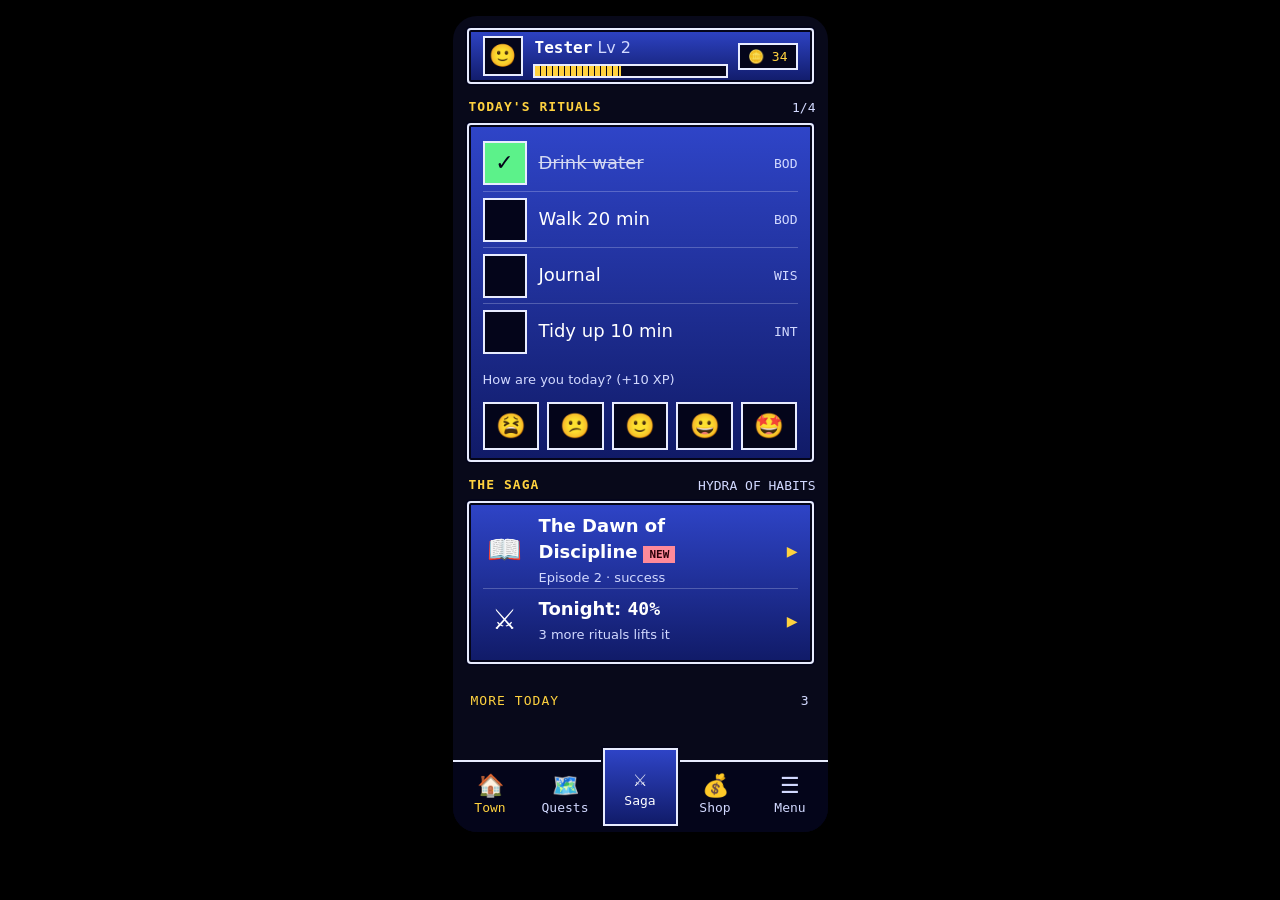
<file: docs/town-redesign-preview.html>
<!doctype html>
<html lang="en"><head><meta charset="utf-8"><meta name="viewport" content="width=device-width,initial-scale=1">
<title>LifeQuest Town redesign preview</title>
<style>
/* Tokens. Contrast (WCAG, computed): text on window 7.5-11.8, dim on window >= 5.37, gold on window >= 5.17 */
:root{
  --bg:#08091a; --win-top:#2f45c9; --win-bot:#101a66; --line:#e8ecff; --edge:#04051a;
  --txt:#ffffff; --dim:#d2d9ff; --gold:#ffd23f; --good:#5cf28a; --bad:#ff8a9a; --btn:#04051a;
  --s1:4px; --s2:8px; --s3:12px; --s4:16px; --s5:24px;
  --t-cap:13px; --t-body:16px; --t-lead:18px; --t-title:22px;
  --font-ui:"Pixelify Sans",ui-monospace,"Cascadia Mono","Roboto Mono",monospace; --font-text:system-ui,-apple-system,"Segoe UI",Roboto,sans-serif;
}
*{box-sizing:border-box} body{margin:0;background:#000;font:var(--t-body)/1.45 var(--font-text);color:var(--txt);display:grid;place-items:start center;min-height:100vh;padding:16px}
.phone{width:375px;min-height:760px;background:var(--bg);position:relative;padding:var(--s3) var(--s3) 96px;border-radius:24px}
.win{background:linear-gradient(180deg,var(--win-top),var(--win-bot));border-radius:4px;box-shadow:0 0 0 2px var(--edge),inset 0 0 0 2px var(--line),inset 0 0 0 4px var(--edge);padding:var(--s3) var(--s4);margin:0 2px var(--s3)}
h2{font:700 var(--t-cap)/1 var(--font-ui);letter-spacing:.08em;text-transform:uppercase;color:var(--gold);margin:var(--s4) 0 var(--s2) 4px;display:flex;justify-content:space-between}
h2 small{color:var(--dim);letter-spacing:0;font:var(--t-cap) var(--font-ui)}
.dim{color:var(--dim)} .num{font-family:var(--font-ui)}
/* 1. status strip: one line, 56px */
.strip{display:flex;align-items:center;gap:var(--s3);min-height:56px;padding:var(--s2) var(--s4)}
.av{width:40px;height:40px;background:var(--edge);box-shadow:inset 0 0 0 2px var(--line);display:grid;place-items:center;font-size:22px}
.strip .who{flex:1;min-width:0}.strip b{font-family:var(--font-ui)}
.bar{height:10px;background:var(--edge);box-shadow:0 0 0 2px var(--line);margin-top:6px}.bar i{display:block;height:100%;background:var(--gold);-webkit-mask:repeating-linear-gradient(90deg,#000 0 5px,transparent 5px 6px);mask:repeating-linear-gradient(90deg,#000 0 5px,transparent 5px 6px)}
.chip{background:var(--edge);color:var(--gold);font:var(--t-cap) var(--font-ui);padding:6px 10px;box-shadow:inset 0 0 0 2px var(--line)}
/* 2. rituals: the main job, first, 56px rows with 44px check targets */
.row{display:flex;align-items:center;gap:var(--s3);min-height:56px;cursor:pointer;border:0;background:none;color:inherit;width:100%;text-align:left;font:inherit;padding:0;border-top:1px solid rgb(232 236 255/.25)}
.row:first-of-type{border-top:0}
.chk{width:44px;height:44px;background:var(--edge);box-shadow:inset 0 0 0 2px var(--line);display:grid;place-items:center;font-size:22px;flex:none;color:var(--edge)}
.row.done .chk{background:var(--good)}.row.done .nm{text-decoration:line-through;opacity:.8}
.nm{flex:1;font-size:var(--t-lead)}.tag{font:var(--t-cap) var(--font-ui);color:var(--dim)}
.moods{display:flex;gap:var(--s2);margin-top:var(--s3)}.moods button{flex:1;min-height:48px;font-size:24px;background:var(--btn);border:0;color:inherit;box-shadow:inset 0 0 0 2px var(--line)}
/* 3. saga: ONE window, two tappable rows (replaces the episode card + forecast card) */
.link{display:flex;align-items:center;gap:var(--s3);min-height:64px;width:100%;background:none;border:0;color:inherit;font:inherit;text-align:left;padding:0;cursor:pointer}
.link+.link{border-top:1px solid rgb(232 236 255/.25)}
.link .big{font-size:28px;width:44px;text-align:center}.link .grow{flex:1;min-width:0}.link .t{font-size:var(--t-lead);font-weight:600}.link .go{font:var(--t-lead) var(--font-ui);color:var(--gold)}
.new{background:var(--bad);color:#2a0008;font:700 11px var(--font-ui);padding:2px 6px;margin-left:6px}
/* 4. everything else collapses */
details{margin:0 2px var(--s3)} summary{list-style:none;min-height:48px;display:flex;align-items:center;justify-content:space-between;cursor:pointer;font:var(--t-cap) var(--font-ui);letter-spacing:.08em;text-transform:uppercase;color:var(--gold);padding:0 4px}
summary::-webkit-details-marker{display:none}
details .win{margin-top:var(--s2)}
/* bar */
nav{position:absolute;left:0;right:0;bottom:0;display:flex;background:var(--edge);border-top:2px solid var(--line);border-radius:0 0 24px 24px;padding:0 0 6px}
nav button{flex:1;min-height:64px;background:none;border:0;color:var(--dim);font:var(--t-cap) var(--font-ui);display:flex;flex-direction:column;align-items:center;justify-content:center;gap:2px}
nav button span{font-size:22px} nav .on{color:var(--gold)} nav .saga{margin-top:-14px;background:linear-gradient(180deg,var(--win-top),var(--win-bot));box-shadow:0 0 0 2px var(--edge),inset 0 0 0 2px var(--line);color:#fff}
:focus-visible{outline:2px dashed var(--gold);outline-offset:2px}
</style></head><body>
<div class="phone">
  <div class="win strip"><div class="av">🙂</div><div class="who"><b>Tester</b> <span class="dim">Lv 2</span><div class="bar"><i style="width:45%"></i></div></div><span class="chip">🪙 34</span></div>

  <h2>Today's rituals <small id="count">1/4</small></h2>
  <div class="win" id="rituals">
    <button class="row done" role="checkbox" aria-checked="true"><span class="chk">✓</span><span class="nm">Drink water</span><span class="tag">BOD</span></button>
    <button class="row" role="checkbox" aria-checked="false"><span class="chk"></span><span class="nm">Walk 20 min</span><span class="tag">BOD</span></button>
    <button class="row" role="checkbox" aria-checked="false"><span class="chk"></span><span class="nm">Journal</span><span class="tag">WIS</span></button>
    <button class="row" role="checkbox" aria-checked="false"><span class="chk"></span><span class="nm">Tidy up 10 min</span><span class="tag">INT</span></button>
    <div class="dim" style="margin-top:var(--s3);font-size:var(--t-cap)">How are you today? <span class="dim">(+10 XP)</span></div>
    <div class="moods" role="group" aria-label="Mood"><button aria-label="Rough">😫</button><button aria-label="Low">😕</button><button aria-label="Okay">🙂</button><button aria-label="Good">😀</button><button aria-label="Great">🤩</button></div>
  </div>

  <h2>The Saga <small>Hydra of Habits</small></h2>
  <div class="win">
    <button class="link"><span class="big">📖</span><span class="grow"><span class="t">The Dawn of Discipline<span class="new">NEW</span></span><br><span class="dim" style="font-size:var(--t-cap)">Episode 2 · success</span></span><span class="go">▶</span></button>
    <button class="link"><span class="big">⚔️</span><span class="grow"><span class="t">Tonight: <span class="num" id="odds">45%</span></span><br><span class="dim" style="font-size:var(--t-cap)" id="hint">1 more ritual lifts it to 50%</span></span><span class="go">▶</span></button>
  </div>

  <details>
    <summary>More today <span class="dim">3</span></summary>
    <div class="win">
      <button class="link"><span class="big">⭐</span><span class="grow"><span class="t">Finish tax form</span><br><span class="dim" style="font-size:var(--t-cap)">Next quest · +50 XP</span></span><span class="go">▶</span></button>
      <button class="link"><span class="big">🧾</span><span class="grow"><span class="t">Rent due Fri</span><br><span class="dim" style="font-size:var(--t-cap)">Bill</span></span><span class="go">▶</span></button>
      <button class="link"><span class="big">🧙</span><span class="grow"><span class="t">Sage</span><br><span class="dim" style="font-size:var(--t-cap)">A 5-minute walk beats another coffee.</span></span><span class="go">▶</span></button>
    </div>
  </details>

  <nav><button class="on"><span>🏠</span>Town</button><button><span>🗺️</span>Quests</button><button class="saga"><span>⚔️</span>Saga</button><button><span>💰</span>Shop</button><button><span>☰</span>Menu</button></nav>
</div>
<script>
// demo only: ticking a ritual updates the count, bar and the odds line (5% per step, as in the real rules)
const rows=[...document.querySelectorAll('#rituals .row')];
function sync(){const n=rows.filter(r=>r.classList.contains('done')).length; document.getElementById('count').textContent=n+'/'+rows.length;
  const odds=Math.min(95,35+n*5+(n===rows.length?10:0)); document.getElementById('odds').textContent=odds+'%';
  document.getElementById('hint').textContent=n===rows.length?'Perfect day! Odds maxed':(rows.length-n)+' more ritual'+(rows.length-n>1?'s':'')+' lifts it';}
rows.forEach(r=>r.addEventListener('click',()=>{const d=r.classList.toggle('done');r.setAttribute('aria-checked',d);r.querySelector('.chk').textContent=d?'✓':'';sync();}));
sync();
</script></body></html>
</file>
